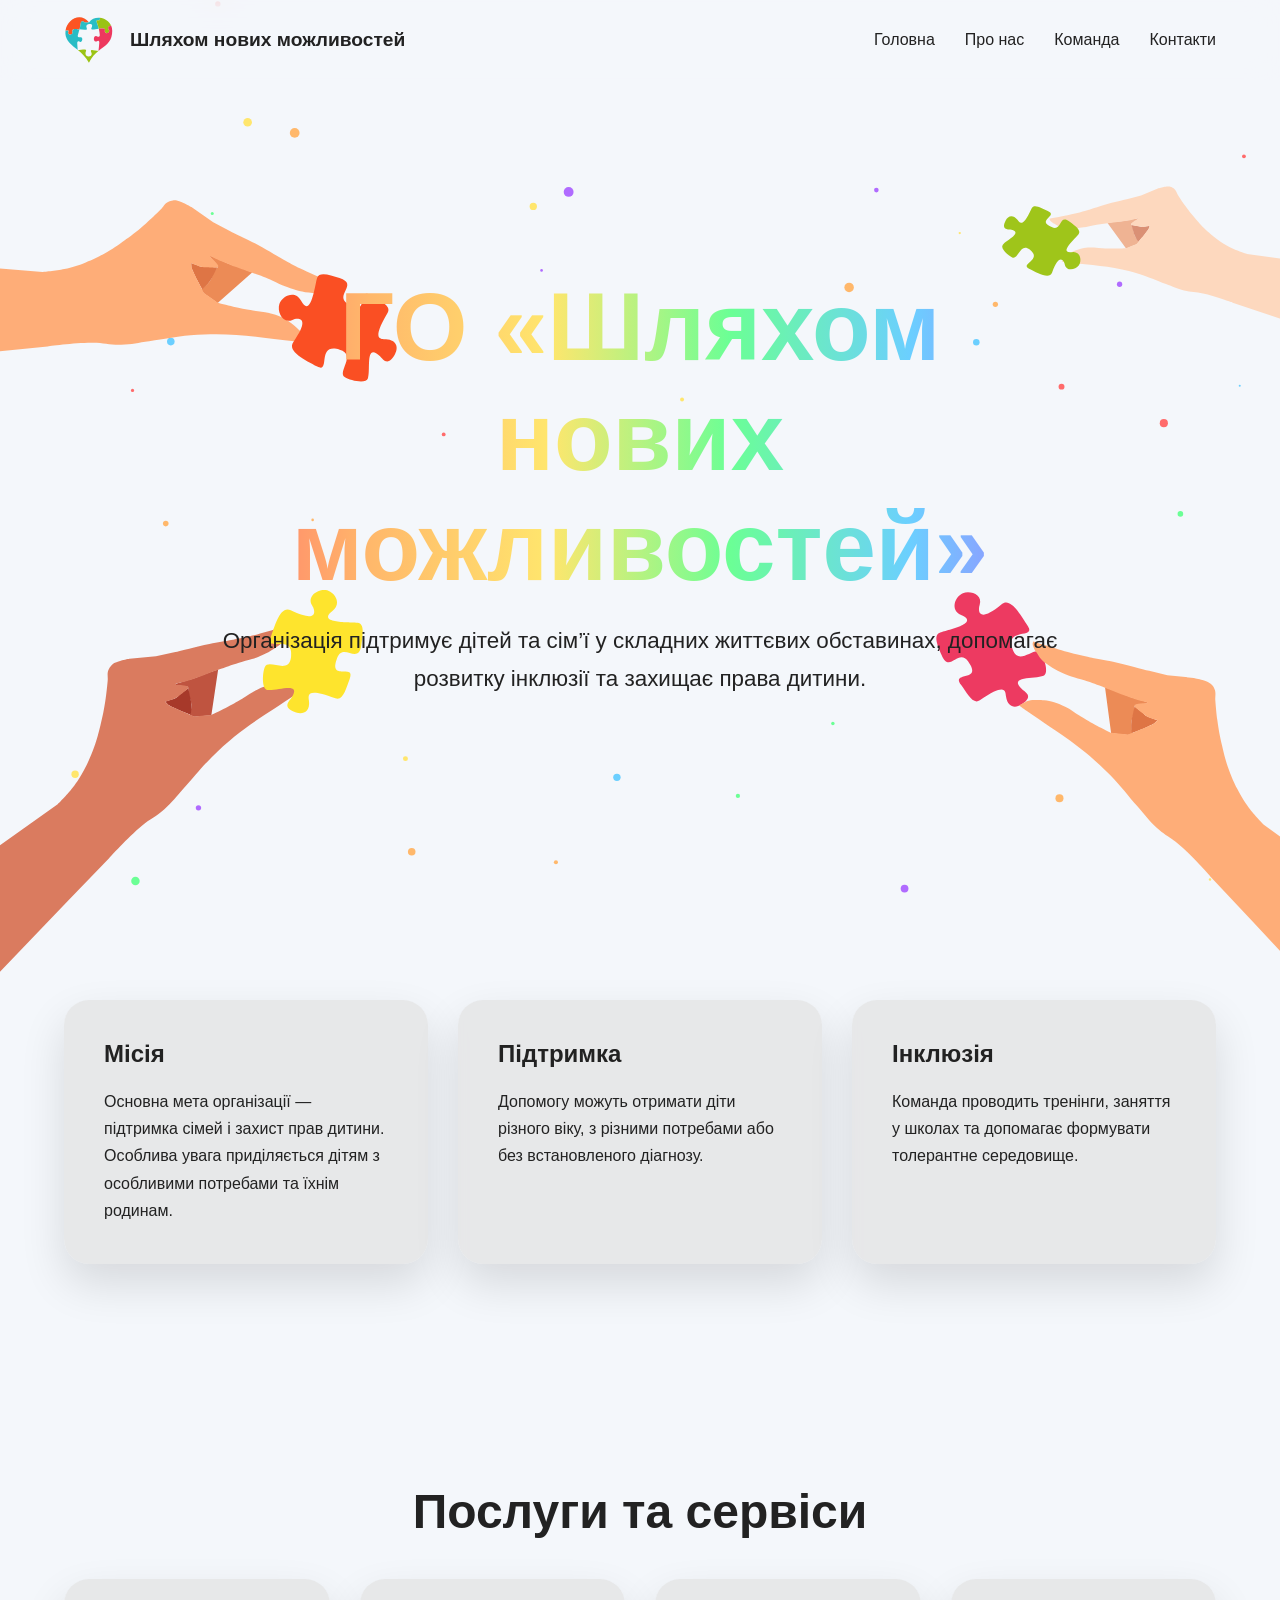
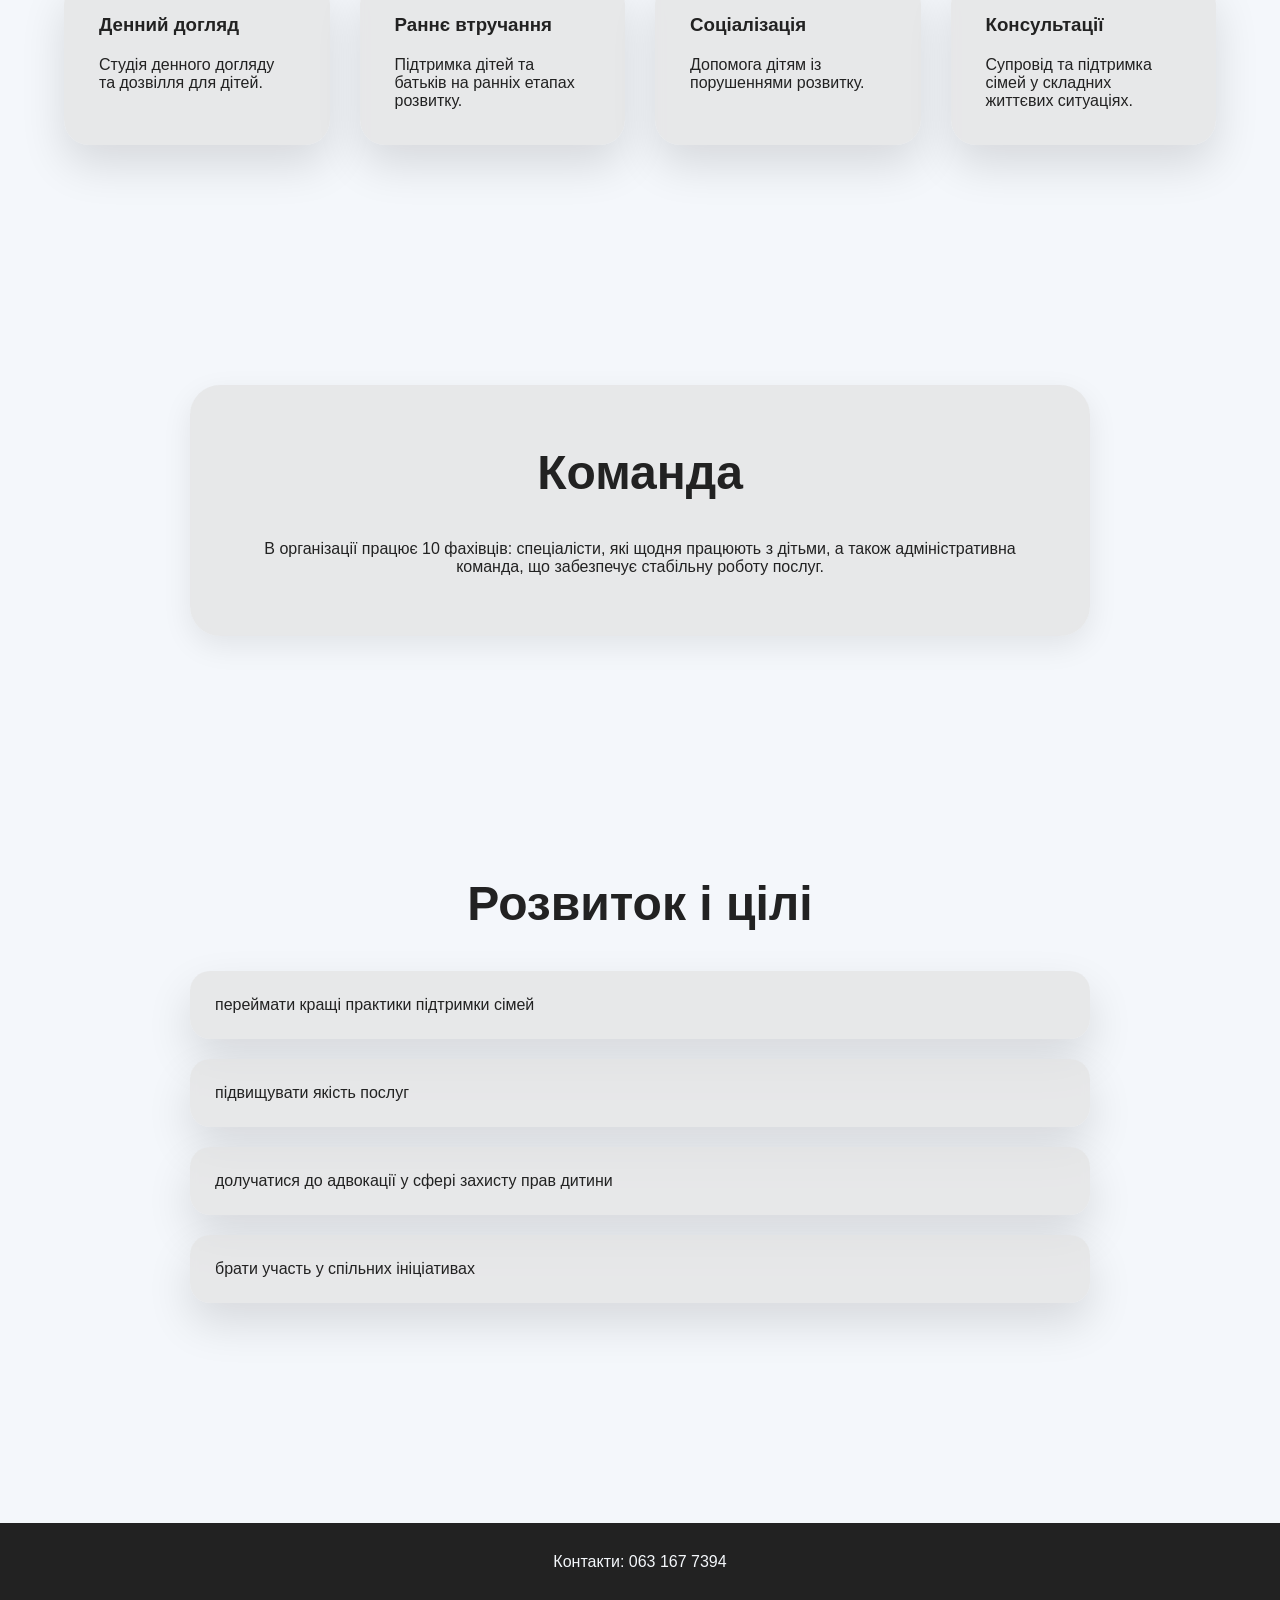
<file: index.html>
<!DOCTYPE html>
<html lang="uk">
<head>

    <meta charset="UTF-8">
    <meta name="viewport" content="width=device-width, initial-scale=1.0">

    <title>ГО «Шляхом нових можливостей»</title>

    <link rel="stylesheet" href="css/style.css">
    <link rel="stylesheet" href="css/style2.css">

</head>
<body>

    <canvas id="bg"></canvas>

    <!-- NAVBAR -->

    <nav class="navbar">

        

        <div class="logo" style="display: flex; flex-direction: row; justify-content: center; align-items: center; gap: 1rem;">
            <img src="asserts/Frame 1.svg" alt="logo", width="50vh"/><p id="title">Шляхом нових можливостей</p>
        </div>

        <button class="menu-toggle">
            ☰
        </button>

        <div class="nav-links">

            <a href="#">Головна</a>
            <a href="#about">Про нас</a>
            <a href="#team">Команда</a>
            <a href="#footer">Контакти</a>

        </div>

    </nav>

    <main>

        <!-- HERO -->

        <section class="hero" style="position: relative;">

            <img class="group15" src="asserts/Group 15.svg" alt="Hand1">
            <img class="group16" src="asserts/Group 16.svg" alt="Hand2">
            <img class="group17" src="asserts/Group 17.svg" alt="Hand3">
            <img class="group18" src="asserts/Group 18.svg" alt="Hand4">

            <div class="hero-content">

                <h1>
                    ГО «Шляхом нових можливостей»
                </h1>

                <p>
                    Організація підтримує дітей та сім’ї у складних життєвих обставинах,
                    допомагає розвитку інклюзії та захищає права дитини.
                </p>

                <!-- <button class="btn">
                    Дізнатись більше
                </button> -->

            </div>

        </section>

        <!-- MISSION -->

        <section class="about" id="about">

            <div class="card">

                <h2>
                    Місія
                </h2>

                <p>
                    Основна мета організації —
                    підтримка сімей і захист прав дитини.
                    Особлива увага приділяється дітям
                    з особливими потребами та їхнім родинам.
                </p>

            </div>

            <div class="card">

                <h2>
                    Підтримка
                </h2>

                <p>
                    Допомогу можуть отримати діти
                    різного віку, з різними потребами
                    або без встановленого діагнозу.
                </p>

            </div>

            <div class="card">

                <h2>
                    Інклюзія
                </h2>

                <p>
                    Команда проводить тренінги,
                    заняття у школах та допомагає
                    формувати толерантне середовище.
                </p>

            </div>

        </section>

        <!-- SERVICES -->

        <section class="services">

            <h2 class="section-title">
                Послуги та сервіси
            </h2>

            <div class="services-grid">

                <div class="service-card">
                    <h3>Денний догляд</h3>
                    <p>
                        Студія денного догляду
                        та дозвілля для дітей.
                    </p>
                </div>

                <div class="service-card">
                    <h3>Раннє втручання</h3>
                    <p>
                        Підтримка дітей та батьків
                        на ранніх етапах розвитку.
                    </p>
                </div>

                <div class="service-card">
                    <h3>Соціалізація</h3>
                    <p>
                        Допомога дітям
                        із порушеннями розвитку.
                    </p>
                </div>

                <div class="service-card">
                    <h3>Консультації</h3>
                    <p>
                        Супровід та підтримка сімей
                        у складних життєвих ситуаціях.
                    </p>
                </div>

            </div>

        </section>

        <!-- TEAM -->

        <section class="team" id="team">

            <div class="team-content">

                <h2 class="section-title">
                    Команда
                </h2>

                <p>
                    В організації працює 10 фахівців:
                    спеціалісти, які щодня працюють з дітьми,
                    а також адміністративна команда,
                    що забезпечує стабільну роботу послуг.
                </p>

            </div>

        </section>

        <!-- GOALS -->

        <section class="goals">

            <div class="goals-content">

                <h2 class="section-title">
                    Розвиток і цілі
                </h2>

                <ul>

                    <li>
                        переймати кращі практики підтримки сімей
                    </li>

                    <li>
                        підвищувати якість послуг
                    </li>

                    <li>
                        долучатися до адвокації
                        у сфері захисту прав дитини
                    </li>

                    <li>
                        брати участь у спільних ініціативах
                    </li>

                </ul>

            </div>

        </section>

    </main>

    <footer id="footer">

        Контакти: 063 167 7394

    </footer>

    <script src="js/main.js"></script>

</body>
</html>
</file>
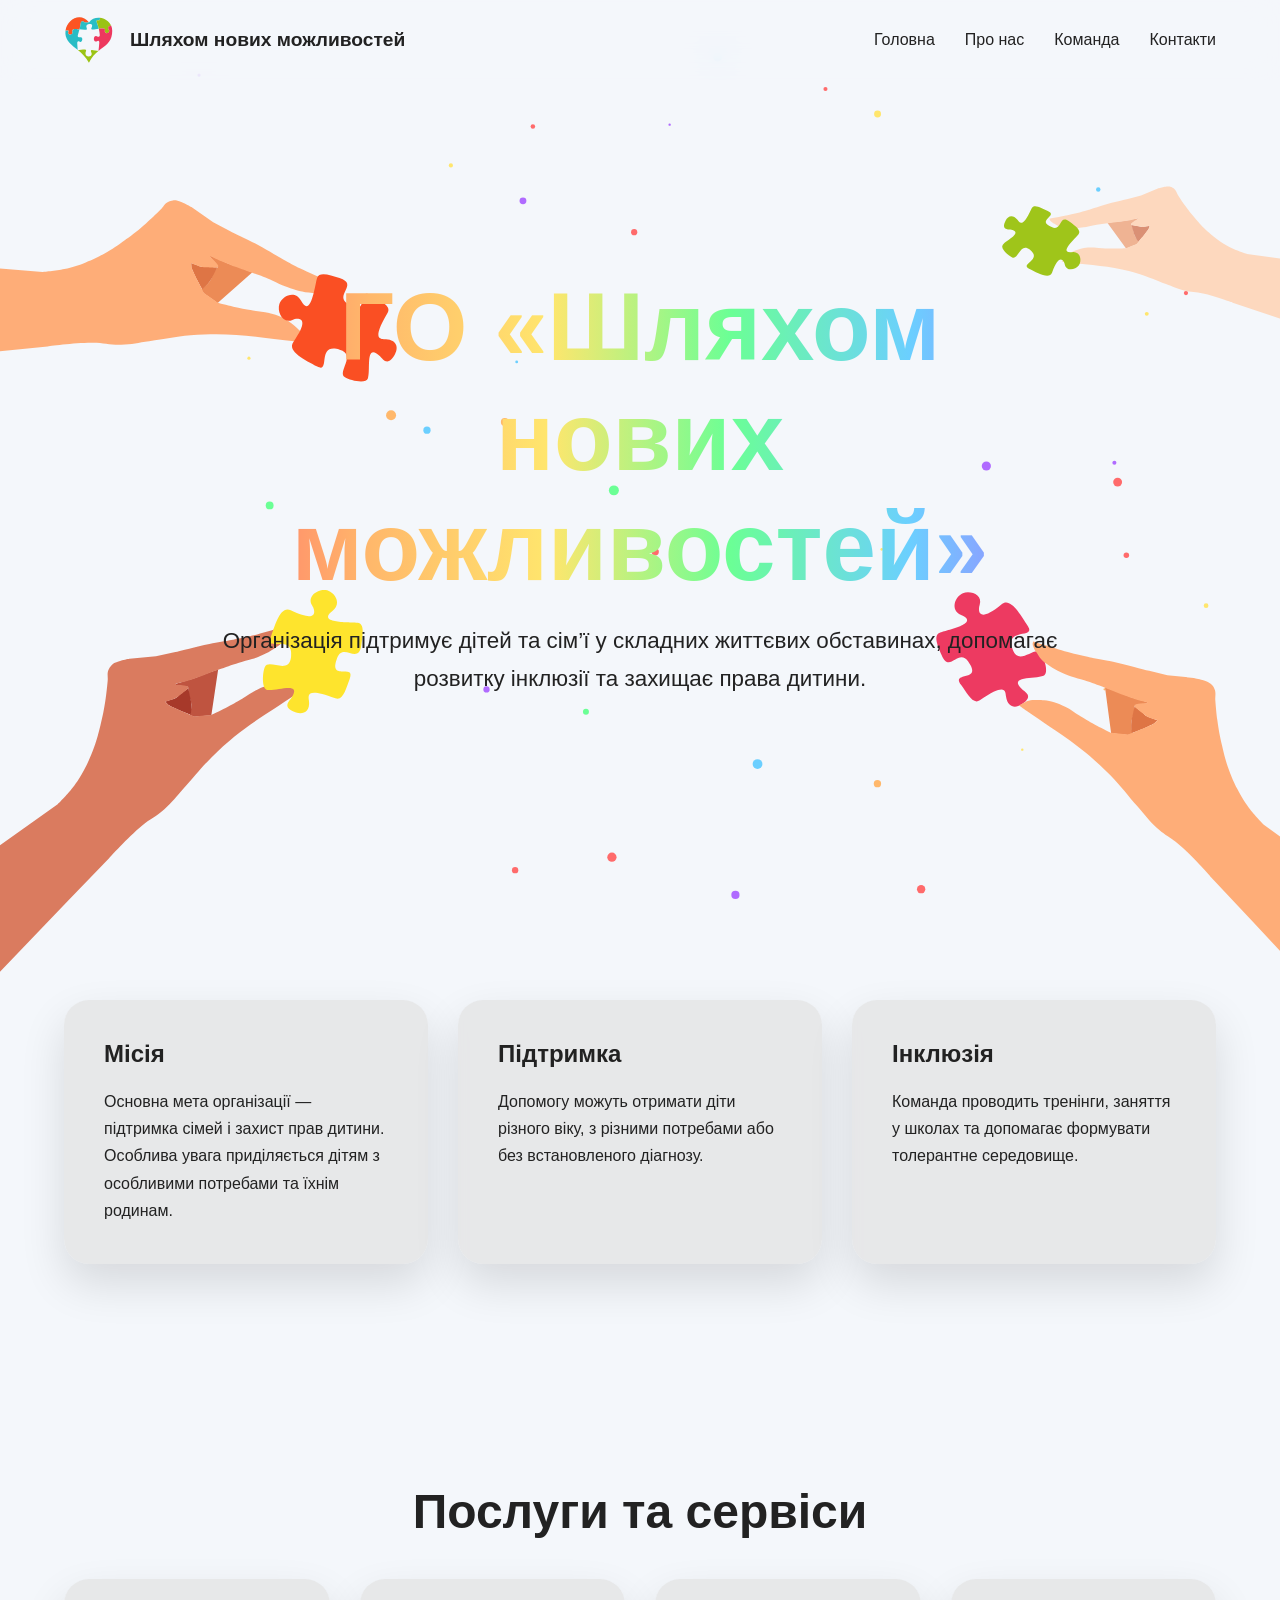
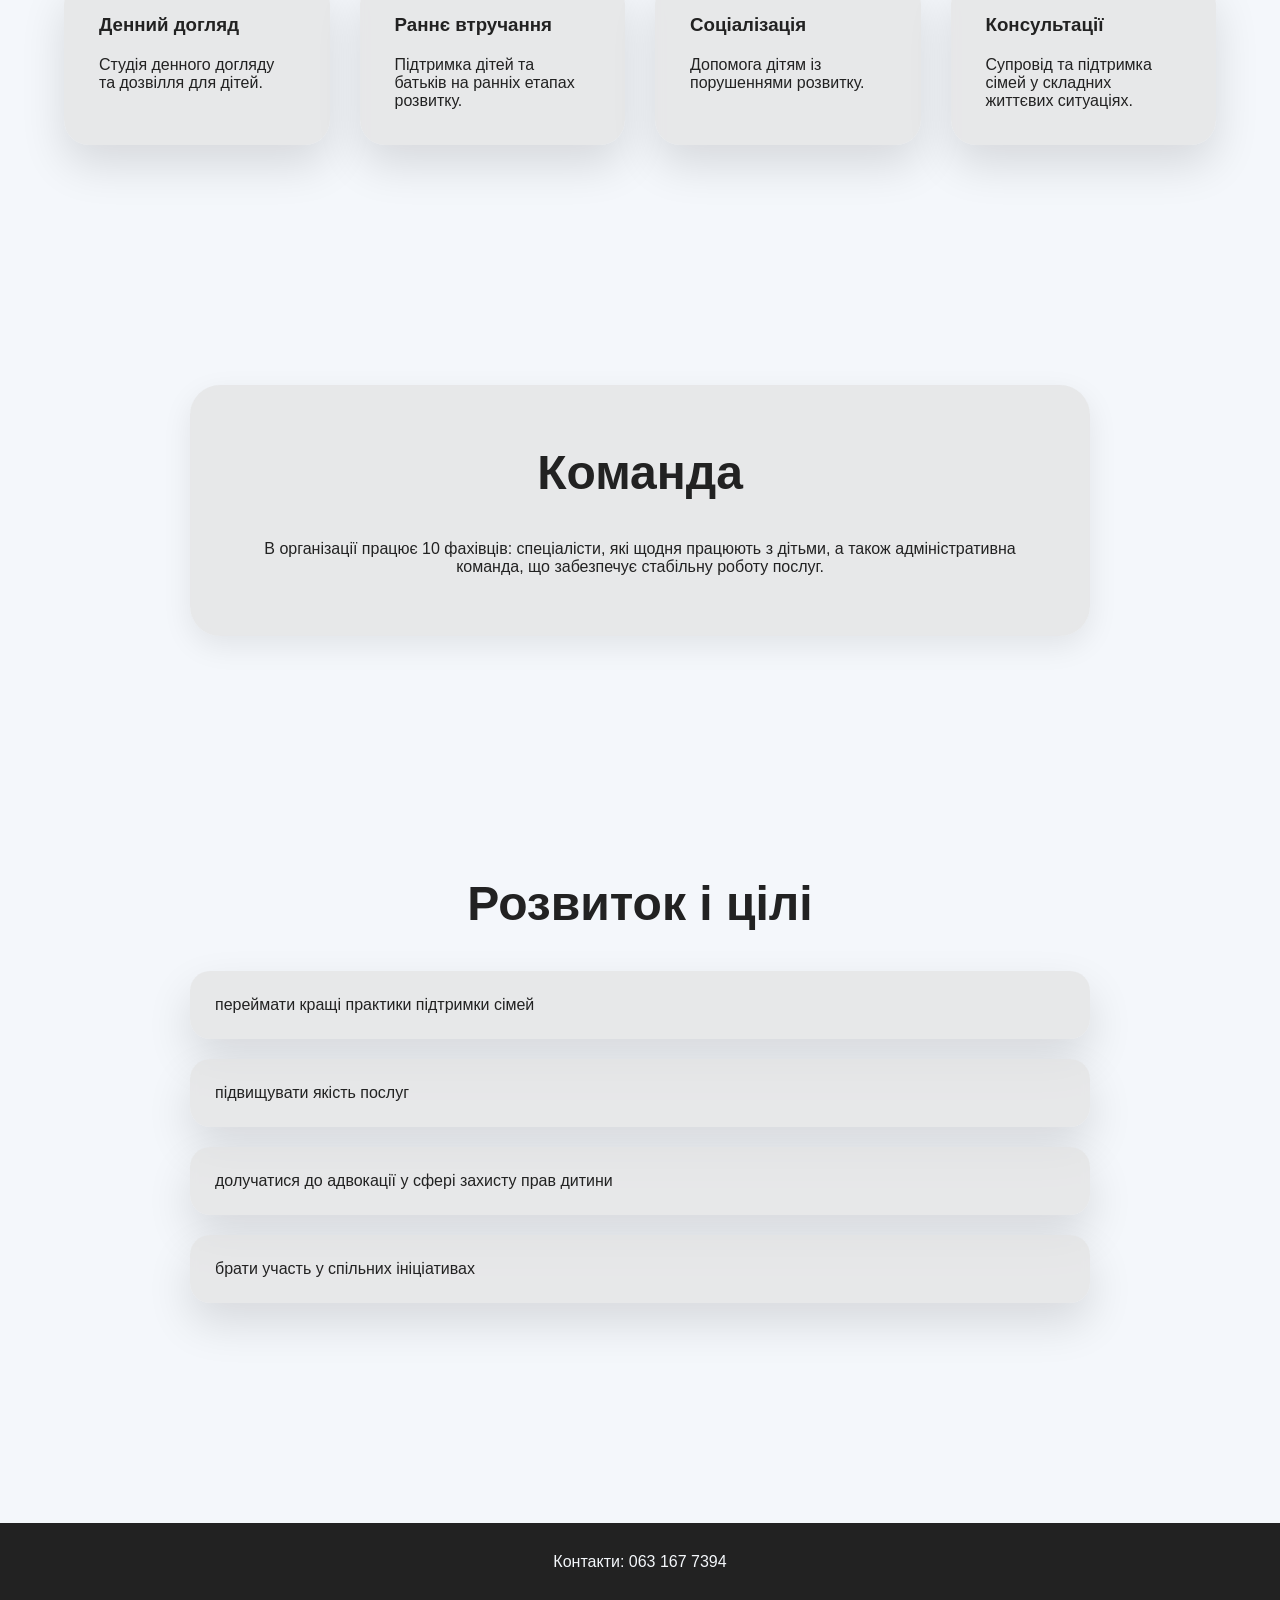
<file: home.html>
<!DOCTYPE html>
<html lang="uk">
<head>

    <meta charset="UTF-8">
    <meta name="viewport" content="width=device-width, initial-scale=1.0">

    <title>ГО «Шляхом нових можливостей»</title>

    <link rel="stylesheet" href="css/style.css">
    <link rel="stylesheet" href="css/style2.css">

</head>
<body>

    <canvas id="bg"></canvas>

    <!-- NAVBAR -->

    <nav class="navbar">

        

        <div class="logo" style="display: flex; flex-direction: row; justify-content: center; align-items: center; gap: 1rem;">
            <img src="asserts/Frame 1.svg" alt="logo", width="50vh"/><p>Шляхом нових можливостей</p>
        </div>

        <button class="menu-toggle">
            ☰
        </button>

        <div class="nav-links">

            <a href="#">Головна</a>
            <a href="#about">Про нас</a>
            <a href="#team">Команда</a>
            <a href="#footer">Контакти</a>

        </div>

    </nav>

    <main>

        <!-- HERO -->

        <section class="hero" style="position: relative;">

            <img class="group15" src="asserts/Group 15.svg" alt="Hand1">
            <img class="group16" src="asserts/Group 16.svg" alt="Hand2">
            <img class="group17" src="asserts/Group 17.svg" alt="Hand3">
            <img class="group18" src="asserts/Group 18.svg" alt="Hand4">

            <div class="hero-content">

                <h1>
                    ГО «Шляхом нових можливостей»
                </h1>

                <p>
                    Організація підтримує дітей та сім’ї у складних життєвих обставинах,
                    допомагає розвитку інклюзії та захищає права дитини.
                </p>

                <!-- <button class="btn">
                    Дізнатись більше
                </button> -->

            </div>

        </section>

        <!-- MISSION -->

        <section class="about" id="about">

            <div class="card">

                <h2>
                    Місія
                </h2>

                <p>
                    Основна мета організації —
                    підтримка сімей і захист прав дитини.
                    Особлива увага приділяється дітям
                    з особливими потребами та їхнім родинам.
                </p>

            </div>

            <div class="card">

                <h2>
                    Підтримка
                </h2>

                <p>
                    Допомогу можуть отримати діти
                    різного віку, з різними потребами
                    або без встановленого діагнозу.
                </p>

            </div>

            <div class="card">

                <h2>
                    Інклюзія
                </h2>

                <p>
                    Команда проводить тренінги,
                    заняття у школах та допомагає
                    формувати толерантне середовище.
                </p>

            </div>

        </section>

        <!-- SERVICES -->

        <section class="services">

            <h2 class="section-title">
                Послуги та сервіси
            </h2>

            <div class="services-grid">

                <div class="service-card">
                    <h3>Денний догляд</h3>
                    <p>
                        Студія денного догляду
                        та дозвілля для дітей.
                    </p>
                </div>

                <div class="service-card">
                    <h3>Раннє втручання</h3>
                    <p>
                        Підтримка дітей та батьків
                        на ранніх етапах розвитку.
                    </p>
                </div>

                <div class="service-card">
                    <h3>Соціалізація</h3>
                    <p>
                        Допомога дітям
                        із порушеннями розвитку.
                    </p>
                </div>

                <div class="service-card">
                    <h3>Консультації</h3>
                    <p>
                        Супровід та підтримка сімей
                        у складних життєвих ситуаціях.
                    </p>
                </div>

            </div>

        </section>

        <!-- TEAM -->

        <section class="team" id="team">

            <div class="team-content">

                <h2 class="section-title">
                    Команда
                </h2>

                <p>
                    В організації працює 10 фахівців:
                    спеціалісти, які щодня працюють з дітьми,
                    а також адміністративна команда,
                    що забезпечує стабільну роботу послуг.
                </p>

            </div>

        </section>

        <!-- GOALS -->

        <section class="goals">

            <div class="goals-content">

                <h2 class="section-title">
                    Розвиток і цілі
                </h2>

                <ul>

                    <li>
                        переймати кращі практики підтримки сімей
                    </li>

                    <li>
                        підвищувати якість послуг
                    </li>

                    <li>
                        долучатися до адвокації
                        у сфері захисту прав дитини
                    </li>

                    <li>
                        брати участь у спільних ініціативах
                    </li>

                </ul>

            </div>

        </section>

    </main>

    <footer id="footer">

        Контакти: 063 167 7394

    </footer>

    <script src="js/main.js"></script>

</body>
</html>
</file>
<file: css/style.css>
/* RESET */

*{
    margin:0;
    padding:0;
    box-sizing:border-box;
}

@import url('https://fonts.googleapis.com/css2?family=Google+Sans:wght@400;700;900&display=swap');

:root{

    --bg:#f4f7fb;

    --red:#ff6b6b;
    --orange:#ffb86b;
    --yellow:#ffe66d;
    --green:#6bff95;
    --blue:#6bcfff;
    --purple:#b06bff;

    --text:#222;

    --card:rgba(225,225,225,0.7);

    --max-width:1200px;

    --footer-text: #f4f7fb;
    --footer-bg: #222;

}

/* @media (prefers-color-scheme: dark) {
  :root {
    --bg: #222;
    --text: #ccc;
    --card: #333;
    --footer-text: #f4f7fb;
    --footer-bg: #111;
  }
} */

body{

    font-family:"Google Sans",sans-serif;

    background:var(--bg);

    color:var(--text);

    overflow-x: hidden;

}

/* BACKGROUND */

#bg{

    position:fixed;

    inset:0;

    width:100%;
    height:100%;

    z-index:-1;

}

/* NAVBAR */

.navbar{

    position:fixed;

    top:0;
    left:0;

    width:100%;

    height:80px;

    padding:0 max(5vw, calc(50% - var(--max-width)/2));

    display:flex;

    align-items:center;

    justify-content:space-between;

    background: rgb(from var(--bg) r g b / 0.7);

    backdrop-filter:blur(15px);

    z-index:10000;

}

.logo{

    font-size:1.2rem;

    font-weight:700;

}

/* LINKS */

.nav-links{

    display:flex;

    gap:30px;

}

.nav-links a{

    text-decoration:none;

    color:var(--text);

    transition:0.3s;

}

.nav-links a:hover{

    color:var(--purple);

}

/* MENU BUTTON */

.menu-toggle{
    color: var(--text);

    display:none;

    border:none;

    background:none;

    font-size:2rem;

    cursor:pointer;

}
#title {white-space: nowrap;}
/* HERO */

.hero{

    min-height:100vh;

    display:flex;

    justify-content:center;

    align-items:center;

    text-align:center;

    padding:120px 20px 20px;

}

.hero-content{

    max-width:900px;

}

.hero h1{

    font-size:clamp(3rem,8vw,6rem);

    margin-bottom:20px;

    font-weight:900;

    background:linear-gradient(
        90deg,
        var(--red),
        var(--orange),
        var(--yellow),
        var(--green),
        var(--blue),
        var(--purple)
    );

    -webkit-background-clip:text;

    -webkit-text-fill-color:transparent;

}

.hero p{

    font-size:clamp(1rem,2vw,1.4rem);

    line-height:1.7;

    margin-bottom:30px;

}

/* SECTION TITLES */

.section-title{

    font-size:clamp(2rem,5vw,3rem);

    margin-bottom:40px;

    text-align:center;

}

/* SERVICES */

.services{

    padding:120px max(5vw, calc(50% - var(--max-width)/2));

}

.services-grid{

    display:grid;

    grid-template-columns:
    repeat(auto-fit,minmax(250px,1fr));

    gap:30px;

}

.service-card{

    background:var(--card);

    padding:35px;

    border-radius:25px;

    backdrop-filter:blur(5px);

    transition:0.3s;

    box-shadow:0 20px 45px rgba(0,0,0,0.12);

}

.service-card:hover{

    transform:translateY(-2px);

}

.service-card h3{

    margin-bottom:20px;

}

/* TEAM */

.team{

    padding:120px 20px;

    text-align:center;

}

.team-content{

    max-width:900px;

    margin:auto;

    background:var(--card);

    padding:60px;

    border-radius:30px;

    backdrop-filter:blur(10px);

    box-shadow:0 10px 30px rgba(0,0,0,0.08);

}

/* GOALS */

.goals{

    padding:120px 20px;

}

.goals-content{

    max-width:900px;

    margin:auto;

}

.goals ul{

    display:grid;

    gap:20px;

    list-style:none;

}

.goals li{

    background:var(--card);

    padding:25px;

    border-radius:20px;

    backdrop-filter:blur(5px);

    box-shadow:0 20px 45px rgba(0,0,0,0.12);

}

/* BUTTON */

.btn{

    padding:15px 35px;

    border:none;

    border-radius:999px;

    color:white;

    cursor:pointer;

    font-size:1rem;

    background:linear-gradient(
        90deg,
        var(--blue),
        var(--purple)
    );

    transition:0.3s;

}

.btn:hover{

    transform:translateY(-5px);

    box-shadow:0 10px 25px rgba(0,0,0,0.15);

}

/* ABOUT */

.about{

    padding:100px max(5vw, calc(50% - var(--max-width)/2));

    display:grid;

    grid-template-columns:repeat(auto-fit,minmax(250px,1fr));

    gap:30px;

}

.card{

    padding:40px;

    border-radius:25px;

    background:var(--card);

    backdrop-filter:blur(5px);

    box-shadow:0 20px 45px rgba(0,0,0,0.12);

    transition:0.3s;

}

.card:hover{

    transform:translateY(-2px);

}

.card h2{

    margin-bottom:20px;

}

.card p{

    line-height:1.7;

}

/* FOOTER */

footer{
    margin-top:100px;
    padding:30px;
    text-align:center;
    background:var(--footer-bg);
    color:var(--footer-text);

}

/* MOBILE */

@media(max-width:800px){

    .menu-toggle{

        display:block;

    }

    .nav-links{

        position:fixed;

        top:80px;

        right:-100%;

        width:260px;

        height:calc(100vh - 80px);

        background:rgb(from var(--bg) r g b / 0.9);

        backdrop-filter:blur(20px);

        flex-direction:column;

        padding:40px;

        transition:0.4s ease;

        box-shadow:-10px 0 30px rgba(0,0,0,0.1);

    }

    .nav-links.visible{

        right:0;

    }

}
</file>
<file: css/style2.css>
.group18 {position: absolute;
    width: 595.15px;
    height: 578.4px;
    right: -247.15px;
    top: 65vh;

}

.group17 {position: absolute;
    width: 727.08px;
    height: 429.15px;
    right: -321.08px;
    top: 10vh;

}

.group15{position: absolute;
    width: 739.64px;
    height: 676.53px;
    left: -341px;
    top: 0vh;

}

.group16 {position: absolute;
    width: 577.37px;
    height: 554.69px;
    left: -203px;
    top: 65vh;
}

.group15, .group16, .group17, .group18 {
  transform: scale(
    calc(
      max(
        min(
          (max(5vw, calc(50dvw - 600px/2)) - 80px) / (560px - 180px),
          1
        ),
        0
      ) * 0.7 + 0.5
    )
  );
  display: block;
  opacity: 1;
  z-index: -1;
}

@media (max-width: 800px) {
  .group15, .group16, .group17, .group18 {
    display: none;
    opacity: 0;
  }
}

/* 
\max\left(\min\left(\frac{x-b}{c-b},1\right),0\right)

max(min((x-a)/(b-a),1),0)



max(min((max(5vw, calc(50% - var(--max-width)/2))-a)/(b-a),1),0)*0.75+0.25
calc(max(min((max(5vw, calc(50% - var(--max-width)/2))-80px)/(180px-80px),1),0)*0.75+0.25)
*/
</file>
